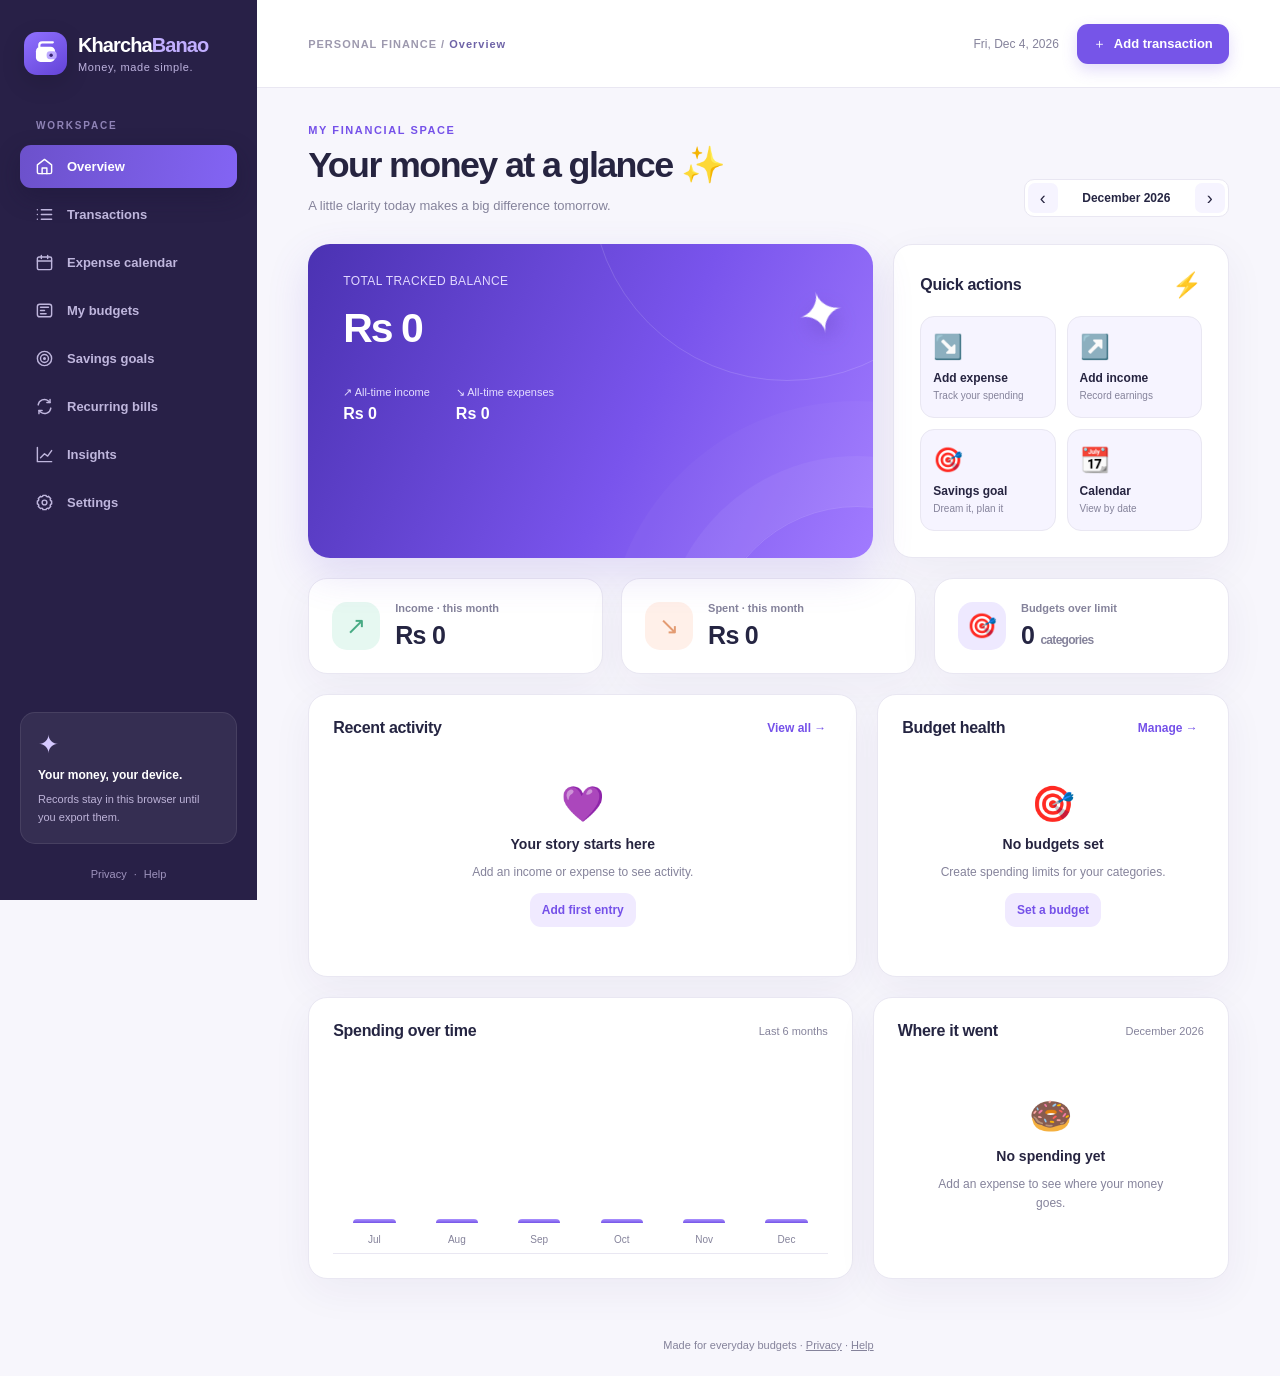
<file: index.html>
<!doctype html>
<html lang="en">
<head>
  <meta charset="utf-8">
  <meta name="viewport" content="width=device-width,initial-scale=1,viewport-fit=cover">
  <meta name="google-site-verification" content="fVDG4dKY6tePy2urKp7XbGik-8uozEc5EFlgIJW2laI" />
  <meta name="theme-color" content="#33226c">
  <meta name="description" content="KharchaBanao — a private personal expense tracker, budget planner and savings goal dashboard.">
  <title>KharchaBanao | Money, made simple</title>
  <link rel="manifest" href="manifest.webmanifest">
  <link rel="icon" type="image/svg+xml" href="assets/logo.svg">
  <link rel="apple-touch-icon" href="assets/icon-192.png">
  <link rel="stylesheet" href="assets/styles.css">
</head>
<body>
  <div class="app-shell" id="app-shell">
    <aside class="sidebar" id="sidebar" aria-label="Main navigation">
      <a class="brand" href="#home" data-nav="home" aria-label="KharchaBanao home">
        <span class="brand-mark" aria-hidden="true"><svg viewBox="0 0 48 48"><rect x="7" y="12" width="34" height="27" rx="8" fill="#fff"/><rect x="26" y="20" width="18" height="14" rx="6" fill="#bca9ff"/><circle cx="34" cy="27" r="3" fill="#392574"/><path d="M13 12V9a5 5 0 0 1 5-5h19" stroke="#fff" stroke-width="4" fill="none" stroke-linecap="round"/></svg></span>
        <span><strong>Kharcha<span>Banao</span></strong><small>Money, made simple.</small></span>
      </a>
      <div class="side-section-label">WORKSPACE</div>
      <nav class="side-links" id="side-links"></nav>
      <div class="sidebar-bottom">
        <div class="privacy-tile"><span class="privacy-pulse">✦</span><strong>Your money, your device.</strong><p>Records stay in this browser until you export them.</p></div>
        <div class="side-footer"><a href="privacy.html">Privacy</a><span>·</span><a href="help.html">Help</a></div>
      </div>
    </aside>
    <div class="main-column">
      <header class="topbar">
        <div class="topbar-left"><button class="menu-toggle icon-only" id="menu-toggle" aria-label="Open menu" title="Menu">☰</button><span class="bread">PERSONAL FINANCE / <strong id="breadcrumb">Overview</strong></span></div>
        <div class="topbar-actions"><span class="topbar-date" id="today-label"></span><button class="btn primary top-add" data-action="new-transaction"><span>＋</span> Add transaction</button></div>
      </header>
      <main class="content" id="view" tabindex="-1"></main>
      <footer class="page-footer">Made for everyday budgets · <a href="privacy.html">Privacy</a> · <a href="help.html">Help</a></footer>
    </div>
  </div>
  <nav class="mobile-nav" id="mobile-nav" aria-label="Mobile navigation"></nav>
  <div class="drawer-scrim" id="drawer-scrim" hidden></div>
  <div id="modal-root"></div>
  <div class="toast-zone" id="toast-zone" role="status" aria-live="polite"></div>
  <script type="module" src="assets/app.mjs"></script>
</body>
</html>
</file>
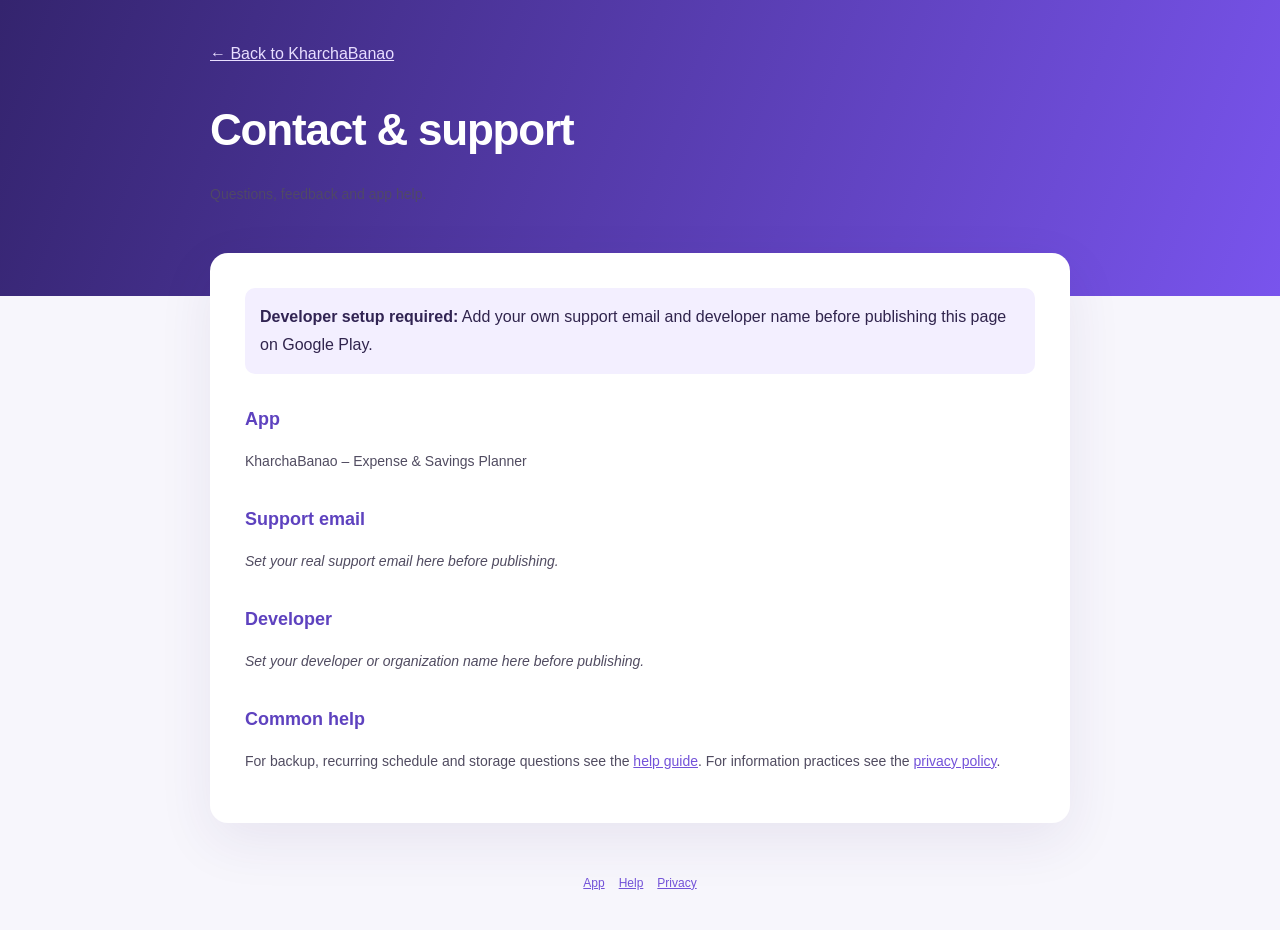
<file: contact.html>
<!doctype html><html lang="en"><head><meta charset="utf-8"><meta name="viewport" content="width=device-width,initial-scale=1"><title>Contact | KharchaBanao</title><link rel="stylesheet" href="assets/legal.css"></head><body><header><div class="wrap"><a href="index.html">← Back to KharchaBanao</a><h1>Contact & support</h1><p>Questions, feedback and app help.</p></div></header><main><div class="note"><strong>Developer setup required:</strong> Add your own support email and developer name before publishing this page on Google Play.</div><h2>App</h2><p>KharchaBanao – Expense & Savings Planner</p><h2>Support email</h2><p><em>Set your real support email here before publishing.</em></p><h2>Developer</h2><p><em>Set your developer or organization name here before publishing.</em></p><h2>Common help</h2><p>For backup, recurring schedule and storage questions see the <a href="help.html">help guide</a>. For information practices see the <a href="privacy.html">privacy policy</a>.</p></main><div class="foot"><a href="index.html">App</a><a href="help.html">Help</a><a href="privacy.html">Privacy</a></div></body></html>
</file>
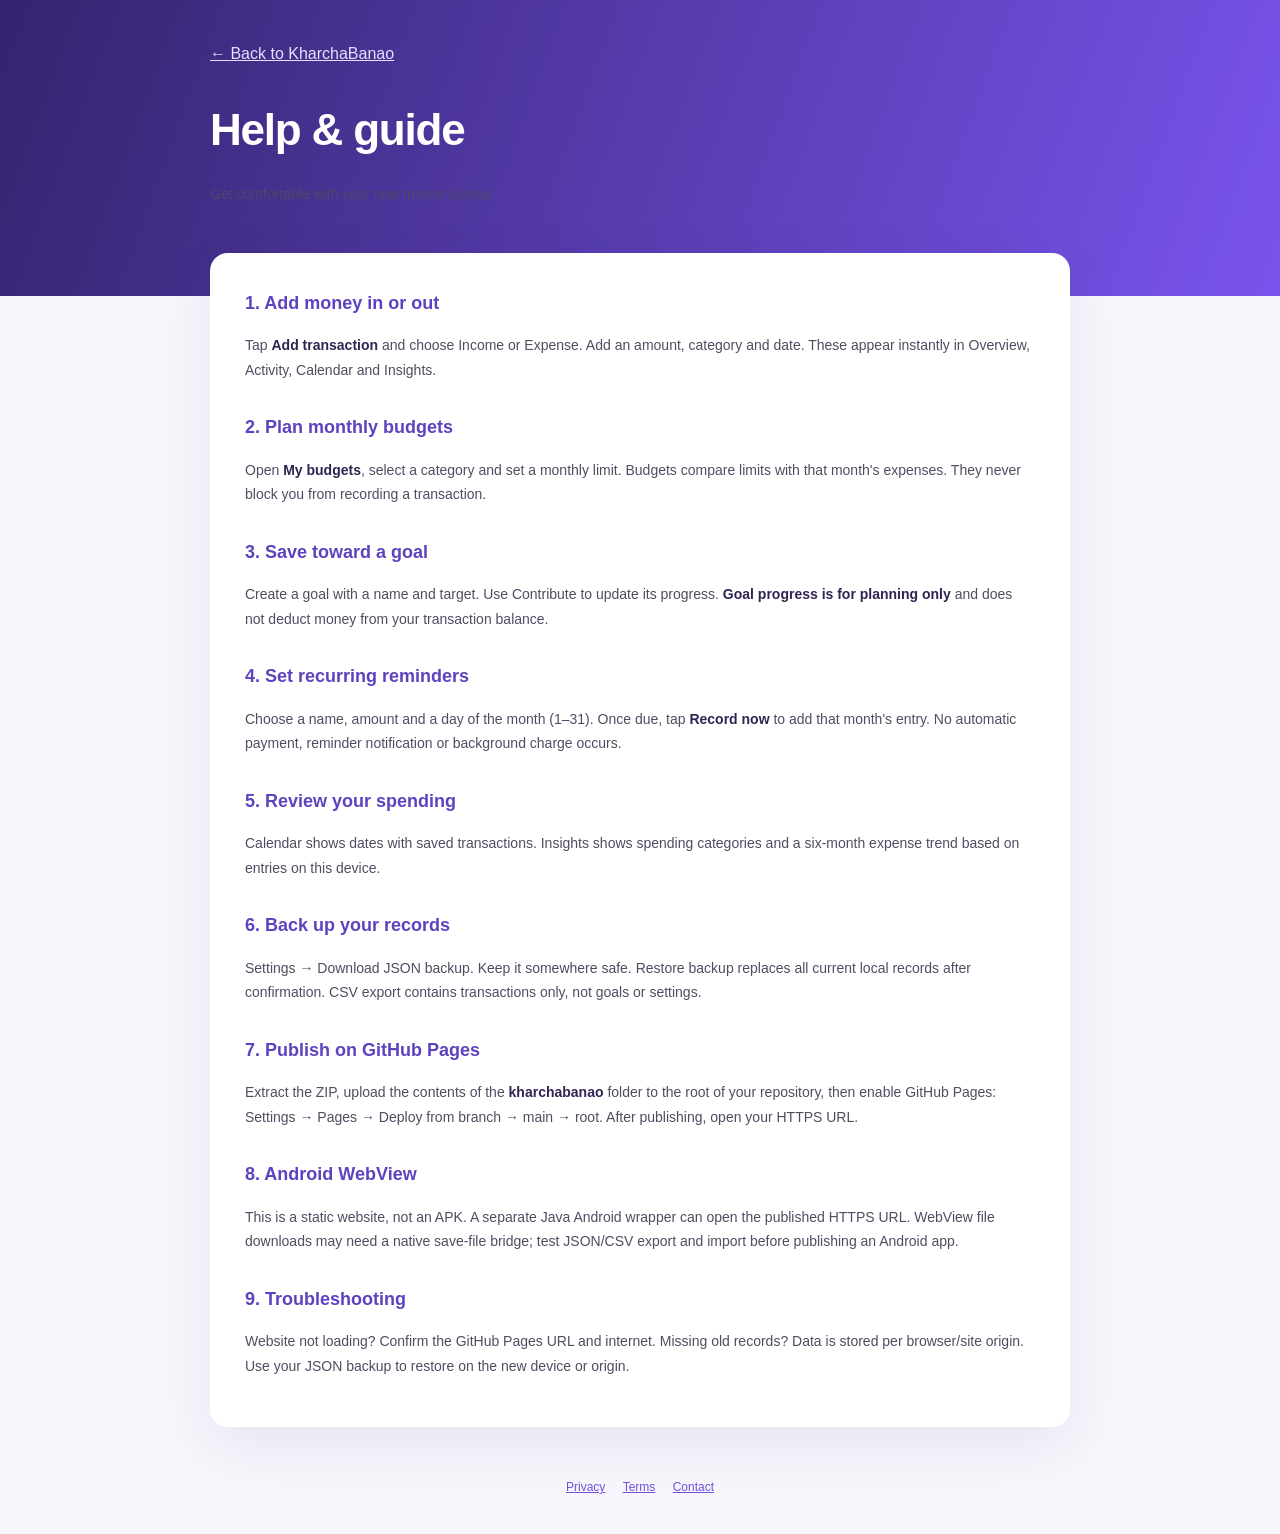
<file: help.html>
<!doctype html><html lang="en"><head><meta charset="utf-8"><meta name="viewport" content="width=device-width,initial-scale=1"><title>Help | KharchaBanao</title><link rel="stylesheet" href="assets/legal.css"></head><body><header><div class="wrap"><a href="index.html">← Back to KharchaBanao</a><h1>Help & guide</h1><p>Get comfortable with your new money journal.</p></div></header><main><h2>1. Add money in or out</h2><p>Tap <strong>Add transaction</strong> and choose Income or Expense. Add an amount, category and date. These appear instantly in Overview, Activity, Calendar and Insights.</p><h2>2. Plan monthly budgets</h2><p>Open <strong>My budgets</strong>, select a category and set a monthly limit. Budgets compare limits with that month's expenses. They never block you from recording a transaction.</p><h2>3. Save toward a goal</h2><p>Create a goal with a name and target. Use Contribute to update its progress. <strong>Goal progress is for planning only</strong> and does not deduct money from your transaction balance.</p><h2>4. Set recurring reminders</h2><p>Choose a name, amount and a day of the month (1–31). Once due, tap <strong>Record now</strong> to add that month's entry. No automatic payment, reminder notification or background charge occurs.</p><h2>5. Review your spending</h2><p>Calendar shows dates with saved transactions. Insights shows spending categories and a six-month expense trend based on entries on this device.</p><h2>6. Back up your records</h2><p>Settings → Download JSON backup. Keep it somewhere safe. Restore backup replaces all current local records after confirmation. CSV export contains transactions only, not goals or settings.</p><h2>7. Publish on GitHub Pages</h2><p>Extract the ZIP, upload the contents of the <strong>kharchabanao</strong> folder to the root of your repository, then enable GitHub Pages: Settings → Pages → Deploy from branch → main → root. After publishing, open your HTTPS URL.</p><h2>8. Android WebView</h2><p>This is a static website, not an APK. A separate Java Android wrapper can open the published HTTPS URL. WebView file downloads may need a native save-file bridge; test JSON/CSV export and import before publishing an Android app.</p><h2>9. Troubleshooting</h2><p>Website not loading? Confirm the GitHub Pages URL and internet. Missing old records? Data is stored per browser/site origin. Use your JSON backup to restore on the new device or origin.</p></main><div class="foot"><a href="privacy.html">Privacy</a> <a href="terms.html">Terms</a> <a href="contact.html">Contact</a></div></body></html>
</file>
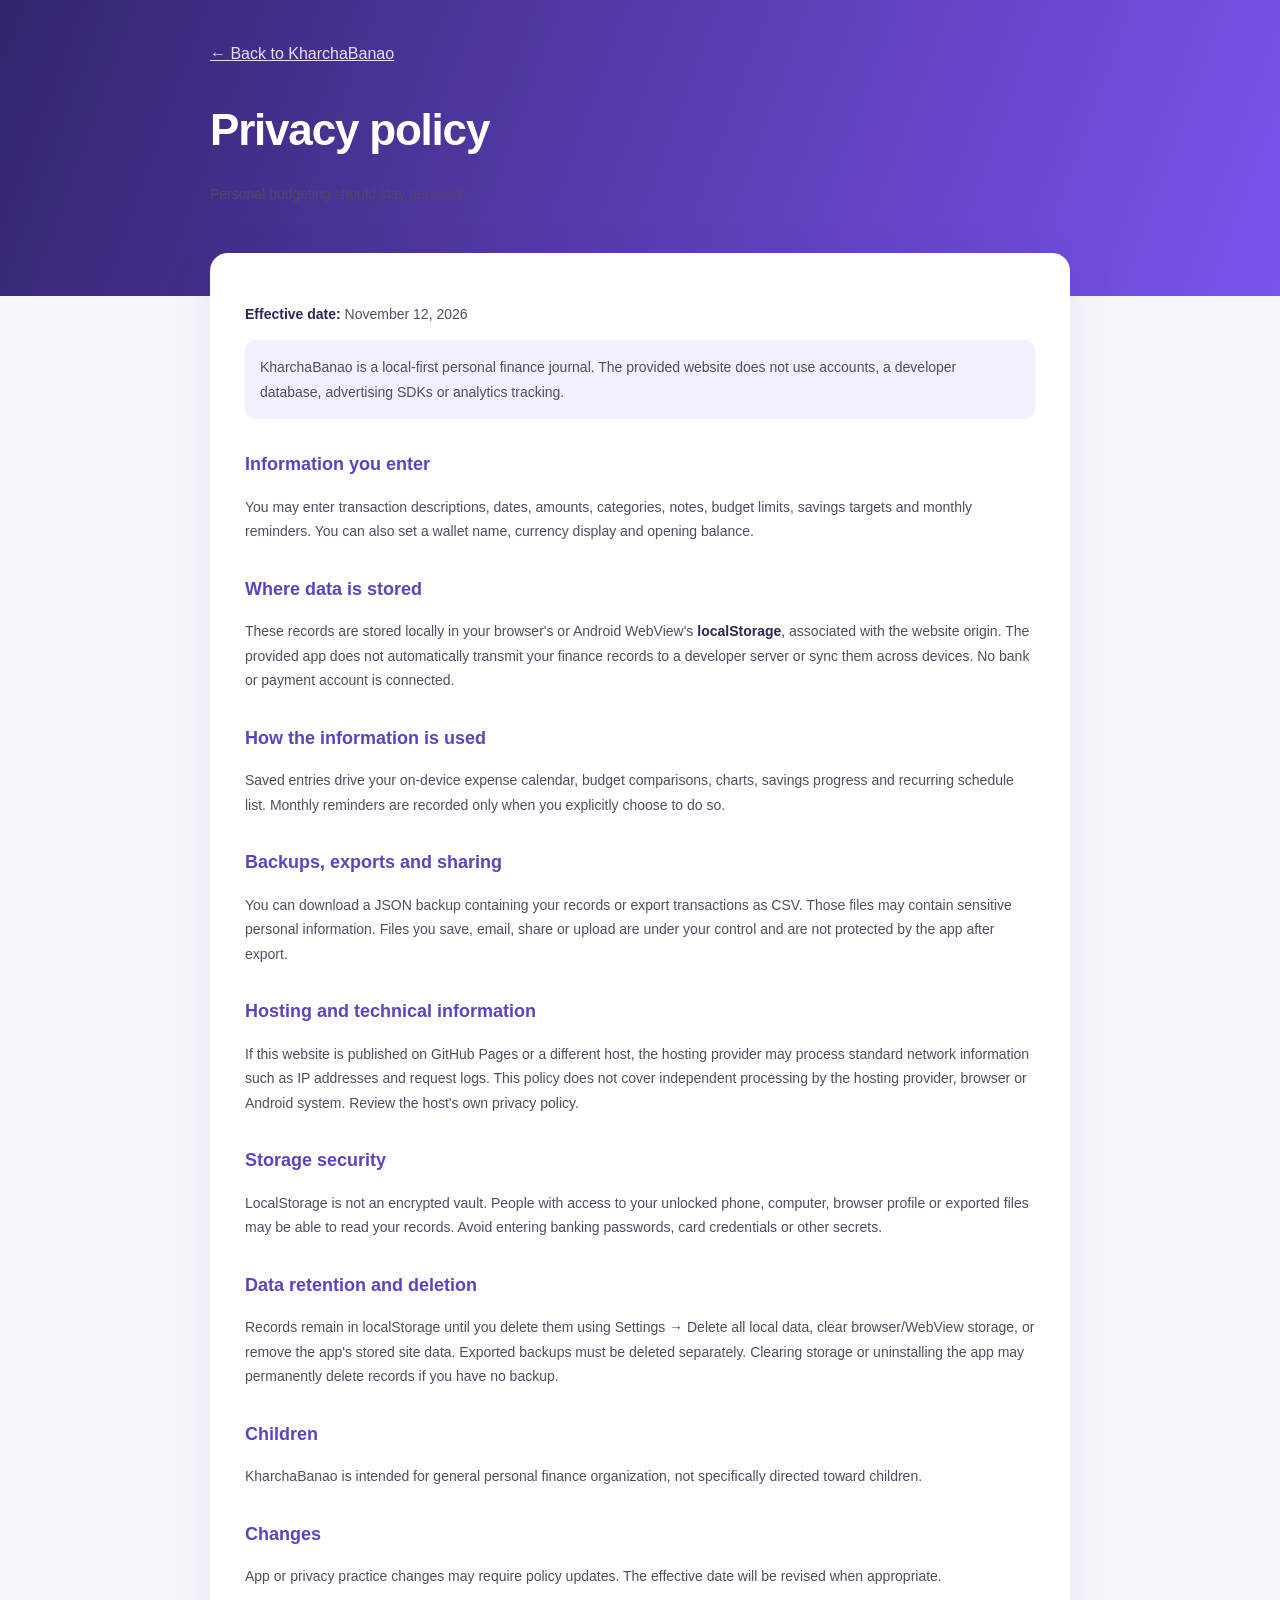
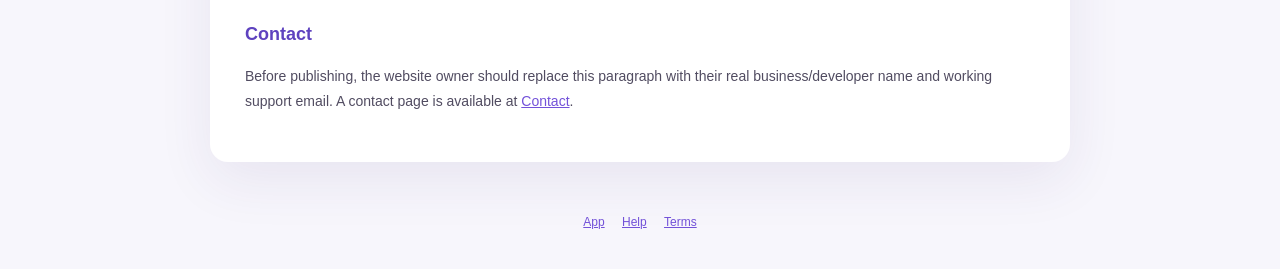
<file: privacy.html>
<!doctype html><html lang="en"><head><meta charset="utf-8"><meta name="viewport" content="width=device-width,initial-scale=1"><title>Privacy Policy | KharchaBanao</title><link rel="stylesheet" href="assets/legal.css"></head><body><header><div class="wrap"><a href="index.html">← Back to KharchaBanao</a><h1>Privacy policy</h1><p>Personal budgeting should stay personal.</p></div></header><main><p><strong>Effective date:</strong> November 12, 2026</p><p class="note">KharchaBanao is a local-first personal finance journal. The provided website does not use accounts, a developer database, advertising SDKs or analytics tracking.</p><h2>Information you enter</h2><p>You may enter transaction descriptions, dates, amounts, categories, notes, budget limits, savings targets and monthly reminders. You can also set a wallet name, currency display and opening balance.</p><h2>Where data is stored</h2><p>These records are stored locally in your browser's or Android WebView's <strong>localStorage</strong>, associated with the website origin. The provided app does not automatically transmit your finance records to a developer server or sync them across devices. No bank or payment account is connected.</p><h2>How the information is used</h2><p>Saved entries drive your on-device expense calendar, budget comparisons, charts, savings progress and recurring schedule list. Monthly reminders are recorded only when you explicitly choose to do so.</p><h2>Backups, exports and sharing</h2><p>You can download a JSON backup containing your records or export transactions as CSV. Those files may contain sensitive personal information. Files you save, email, share or upload are under your control and are not protected by the app after export.</p><h2>Hosting and technical information</h2><p>If this website is published on GitHub Pages or a different host, the hosting provider may process standard network information such as IP addresses and request logs. This policy does not cover independent processing by the hosting provider, browser or Android system. Review the host's own privacy policy.</p><h2>Storage security</h2><p>LocalStorage is not an encrypted vault. People with access to your unlocked phone, computer, browser profile or exported files may be able to read your records. Avoid entering banking passwords, card credentials or other secrets.</p><h2>Data retention and deletion</h2><p>Records remain in localStorage until you delete them using Settings → Delete all local data, clear browser/WebView storage, or remove the app's stored site data. Exported backups must be deleted separately. Clearing storage or uninstalling the app may permanently delete records if you have no backup.</p><h2>Children</h2><p>KharchaBanao is intended for general personal finance organization, not specifically directed toward children.</p><h2>Changes</h2><p>App or privacy practice changes may require policy updates. The effective date will be revised when appropriate.</p><h2>Contact</h2><p>Before publishing, the website owner should replace this paragraph with their real business/developer name and working support email. A contact page is available at <a href="contact.html">Contact</a>.</p></main><div class="foot"><a href="index.html">App</a> <a href="help.html">Help</a> <a href="terms.html">Terms</a></div></body></html>
</file>
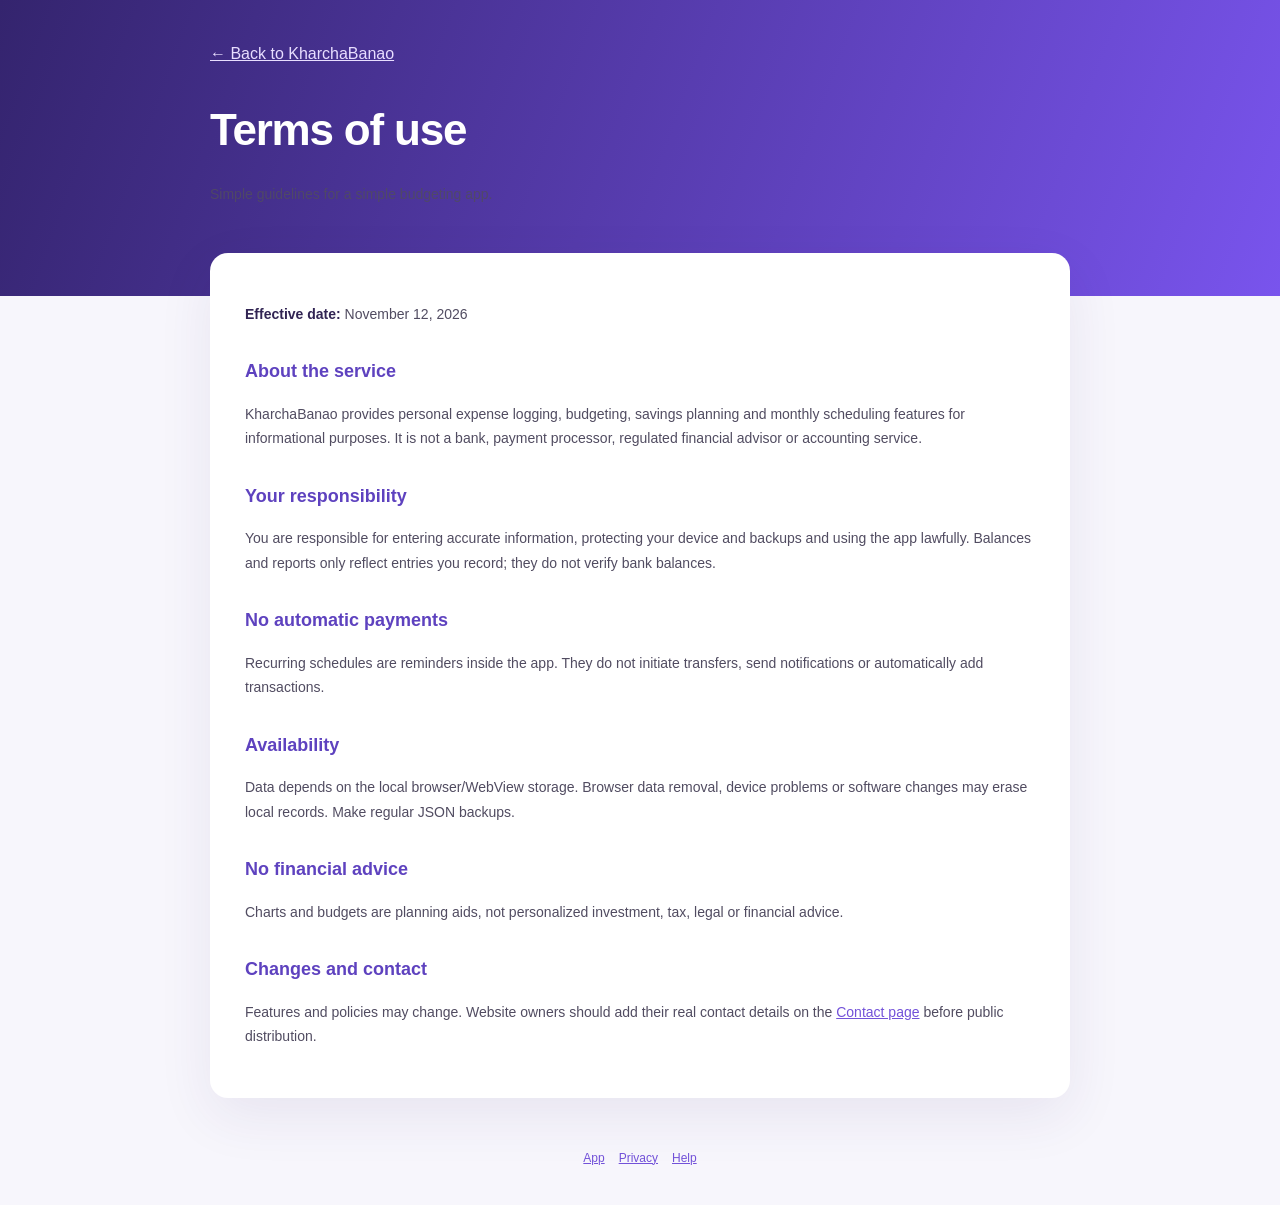
<file: terms.html>
<!doctype html><html lang="en"><head><meta charset="utf-8"><meta name="viewport" content="width=device-width,initial-scale=1"><title>Terms | KharchaBanao</title><link rel="stylesheet" href="assets/legal.css"></head><body><header><div class="wrap"><a href="index.html">← Back to KharchaBanao</a><h1>Terms of use</h1><p>Simple guidelines for a simple budgeting app.</p></div></header><main><p><strong>Effective date:</strong> November 12, 2026</p><h2>About the service</h2><p>KharchaBanao provides personal expense logging, budgeting, savings planning and monthly scheduling features for informational purposes. It is not a bank, payment processor, regulated financial advisor or accounting service.</p><h2>Your responsibility</h2><p>You are responsible for entering accurate information, protecting your device and backups and using the app lawfully. Balances and reports only reflect entries you record; they do not verify bank balances.</p><h2>No automatic payments</h2><p>Recurring schedules are reminders inside the app. They do not initiate transfers, send notifications or automatically add transactions.</p><h2>Availability</h2><p>Data depends on the local browser/WebView storage. Browser data removal, device problems or software changes may erase local records. Make regular JSON backups.</p><h2>No financial advice</h2><p>Charts and budgets are planning aids, not personalized investment, tax, legal or financial advice.</p><h2>Changes and contact</h2><p>Features and policies may change. Website owners should add their real contact details on the <a href="contact.html">Contact page</a> before public distribution.</p></main><div class="foot"><a href="index.html">App</a><a href="privacy.html">Privacy</a><a href="help.html">Help</a></div></body></html>
</file>
<file: assets/styles.css>
:root{font-family:Inter,ui-sans-serif,-apple-system,BlinkMacSystemFont,"Segoe UI",Arial,sans-serif;font-synthesis:none;color:#252542;background:#f7f6fc;--bg:#f7f6fc;--surface:#fff;--surface-2:#f6f4ff;--ink:#262440;--muted:#85839b;--border:#e9e7f2;--purple:#7551e9;--purple-dark:#4c329f;--purple-light:#f0eaff;--shadow:0 12px 42px rgba(50,37,105,.055)}*{box-sizing:border-box}body{margin:0;min-width:310px}body.dark{--bg:#131224;--surface:#201e35;--surface-2:#2a2743;--ink:#eeecfb;--muted:#a39dbb;--border:#37334e;--purple-light:#352b60;--shadow:none;background:var(--bg);color:var(--ink)}button,input,select,textarea{font:inherit}button{cursor:pointer}button:disabled{cursor:not-allowed;opacity:.5}a{color:inherit;text-decoration:none}button:focus-visible,a:focus-visible,input:focus-visible,select:focus-visible,textarea:focus-visible{outline:3px solid #bca8ff;outline-offset:2px}svg{display:block}h1,h2,h3,p{margin:0}.app-shell{display:flex;min-height:100dvh}.sidebar{width:257px;flex-shrink:0;background:#282047;color:#e9e2ff;position:fixed;inset:0 auto 0 0;display:flex;flex-direction:column;padding:32px 20px 20px;z-index:21;overflow-y:auto}.brand{display:flex;gap:11px;align-items:center;margin:0 4px 45px}.brand-mark{width:43px;height:43px;border-radius:13px;background:linear-gradient(145deg,#9071ff,#6343d7);padding:8px;box-shadow:0 8px 24px #0002}.brand strong{display:block;color:#fff;font-size:20px;letter-spacing:-.9px}.brand strong span{color:#c1aeff}.brand small{display:block;font-size:11px;letter-spacing:.6px;color:#bdb2de;margin-top:4px}.side-section-label{font-size:10px;font-weight:800;color:#8f83b6;letter-spacing:1.8px;padding:0 16px;margin-bottom:14px}.side-links{display:grid;gap:5px}.side-link{display:flex;align-items:center;gap:13px;padding:12px 15px;border-radius:11px;color:#bfb6dd;font-weight:650;font-size:13px;transition:background .15s,color .15s}.side-link svg{width:19px;height:19px}.side-link:hover{background:#ffffff14;color:white}.side-link.active{background:linear-gradient(100deg,#6c51cb,#8364f4);color:#fff;box-shadow:0 9px 24px #17113255}.sidebar-bottom{margin-top:auto;padding-top:26px}.privacy-tile{background:#ffffff10;border:1px solid #ffffff16;border-radius:15px;padding:17px}.privacy-tile .privacy-pulse{display:block;color:#d6caff;font-size:25px;margin-bottom:6px}.privacy-tile strong{font-size:12px;color:#fff}.privacy-tile p{color:#beb4d9;font-size:11px;line-height:1.65;margin-top:7px}.side-footer{display:flex;gap:7px;font-size:11px;color:#9e93bd;justify-content:center;margin-top:24px}.side-footer a:hover{text-decoration:underline}.main-column{margin-left:257px;width:calc(100% - 257px);min-width:0}.topbar{height:88px;background:var(--surface);border-bottom:1px solid var(--border);display:flex;align-items:center;justify-content:space-between;padding:0 clamp(22px,4vw,56px);gap:12px}.topbar-left,.topbar-actions{display:flex;align-items:center;gap:18px}.bread{font-size:11px;letter-spacing:1px;color:#9d99ae;font-weight:750}.bread strong{color:#6e63a7}.topbar-date{color:var(--muted);font-size:12px}.btn{border:0;border-radius:11px;padding:11px 16px;font-size:13px;font-weight:750;white-space:nowrap;display:inline-flex;align-items:center;justify-content:center;gap:8px;min-height:40px}.btn.primary{color:white;background:#7655e8;box-shadow:0 6px 15px #7253e835}.btn.primary:hover{background:#6544d5}.btn.secondary{color:var(--purple);background:var(--purple-light)}.btn.outline{color:var(--ink);border:1px solid var(--border);background:var(--surface)}.btn.danger{color:#ba4169;background:#fce9ef}.btn.small{padding:8px 12px;min-height:34px;font-size:12px}.btn.ghost{color:var(--muted);background:transparent}.btn.icon-only{padding:7px 10px}.icon-only{border:0;background:transparent;color:inherit}.menu-toggle{display:none}.content{max-width:1470px;margin:auto;padding:36px clamp(22px,4vw,56px) 60px}.page-footer{font-size:11px;color:var(--muted);text-align:center;padding:0 16px 25px}.page-footer a{text-decoration:underline}.heading-line{display:flex;align-items:flex-end;justify-content:space-between;gap:16px;margin-bottom:27px}.overline{color:var(--purple);font-size:11px;font-weight:850;text-transform:uppercase;letter-spacing:1.6px;margin-bottom:10px}.page-title{font-size:clamp(27px,2.8vw,36px);font-weight:850;letter-spacing:-1.6px;line-height:1.1;color:var(--ink)}.subtitle{margin-top:11px;font-size:13px;color:var(--muted);line-height:1.6}.heading-tools{display:flex;gap:9px;align-items:center;flex-wrap:wrap}.card{background:var(--surface);border:1px solid var(--border);border-radius:19px;box-shadow:var(--shadow)}.overview-grid{display:grid;grid-template-columns:minmax(0,1.6fr) minmax(300px,.95fr);gap:20px}.balance-card{min-height:244px;background:linear-gradient(115deg,#4b32b2 0%,#7954ec 58%,#a17bff 100%);color:white;border:0;position:relative;overflow:hidden;border-radius:22px;padding:30px 35px;box-shadow:0 16px 40px #7251d42b}.balance-card:before,.balance-card:after{content:"";position:absolute;border:1px solid #ffffff24;border-radius:50%;pointer-events:none}.balance-card:before{width:390px;height:390px;right:-110px;top:-255px}.balance-card:after{width:290px;height:290px;right:-130px;bottom:-240px;box-shadow:0 0 0 50px #ffffff0d,0 0 0 105px #ffffff07}.balance-card .card-kicker{position:relative;z-index:1;font-size:12px;color:#e2d9ff;letter-spacing:.4px}.balance-card .big-balance{font-size:clamp(31px,3.2vw,47px);font-weight:850;letter-spacing:-2px;margin-top:17px;position:relative;z-index:1;word-break:break-word}.balance-bottom{display:flex;gap:26px;margin-top:34px;position:relative;z-index:1;flex-wrap:wrap}.balance-bottom .mini-label{font-size:11px;color:#e5dfff}.balance-bottom strong{display:block;font-size:16px;margin-top:6px}.balance-art{position:absolute;right:28px;top:36px;font-size:57px;filter:drop-shadow(0 10px 10px #51349b55);transform:rotate(-14deg)}.quick-card{padding:26px;display:flex;flex-direction:column;justify-content:space-between}.quick-title{display:flex;align-items:center;justify-content:space-between;gap:10px;margin-bottom:17px}.quick-title h3,.section-header h3{font-size:16px;letter-spacing:-.3px}.quick-title span{font-size:24px}.quick-actions{display:grid;grid-template-columns:1fr 1fr;gap:11px}.quick-action{padding:16px 12px;border:1px solid var(--border);background:var(--surface-2);border-radius:14px;text-align:left;color:var(--ink)}.quick-action .glyph{font-size:24px;display:block;margin-bottom:10px}.quick-action strong{font-size:12px;display:block}.quick-action small{font-size:10px;color:var(--muted);display:block;margin-top:5px}.stats-grid{display:grid;grid-template-columns:repeat(3,minmax(0,1fr));gap:18px;margin:20px 0}.stat-card{padding:23px;display:flex;align-items:center;gap:15px}.stat-icon,.cat-icon{width:48px;height:48px;border-radius:15px;display:grid;place-items:center;flex:0 0 auto;font-size:24px}.stat-icon.lavender{background:#eee9ff;color:#8c67e8}.stat-icon.peach{background:#fff0e9;color:#e39b72}.stat-icon.mint{background:#e6f8f1;color:#48ab84}.stat-label{font-size:11px;color:var(--muted);font-weight:650;margin-bottom:7px}.stat-value{font-size:clamp(18px,2vw,25px);font-weight:850;letter-spacing:-.7px;overflow-wrap:anywhere}.two-column{display:grid;grid-template-columns:minmax(0,1.25fr) minmax(310px,.8fr);gap:20px;margin-top:20px}.panel{padding:24px;min-width:0}.section-header{display:flex;justify-content:space-between;align-items:center;gap:12px;margin-bottom:22px}.section-header a,.text-link{color:var(--purple);font-weight:760;font-size:12px;cursor:pointer;background:none;border:0}.section-header small{color:var(--muted);font-size:11px}.empty{min-height:184px;display:flex;flex-direction:column;align-items:center;justify-content:center;text-align:center;gap:11px;padding:25px;color:var(--muted)}.empty .emoji{font-size:35px}.empty strong{color:var(--ink);font-size:14px}.empty span{font-size:12px;line-height:1.6;max-width:320px}.record-list{display:grid;gap:2px}.record{display:flex;align-items:center;gap:12px;padding:14px 0;border-bottom:1px solid var(--border)}.record:last-child{border-bottom:0}.record .details{min-width:0;flex:1}.record .details strong{display:block;font-size:13px;overflow:hidden;text-overflow:ellipsis;white-space:nowrap}.record .details small{display:block;font-size:11px;color:var(--muted);margin-top:4px}.record .amount{font-size:13px;font-weight:820;white-space:nowrap}.positive{color:#2aa97b}.negative{color:#df6f82}.record .row-actions{display:flex;gap:2px}.record .row-actions button{background:none;border:none;color:#9b96ac;padding:5px;font-size:14px}.record .row-actions button:hover{color:var(--purple)}.pill{border-radius:100px;display:inline-block;padding:5px 10px;font-size:10px;font-weight:800;background:var(--purple-light);color:var(--purple)}.muted{color:var(--muted)}.progress{height:9px;border-radius:20px;background:var(--surface-2);overflow:hidden}.progress > i{display:block;height:100%;border-radius:20px;background:linear-gradient(90deg,#8765ef,#b59bfa)}.progress > i.warning{background:linear-gradient(90deg,#f6ae82,#f27c92)}.progress > i.good{background:linear-gradient(90deg,#3ac6a7,#66d8b5)}.budget-row{margin-bottom:19px}.budget-row:last-child{margin-bottom:0}.budget-row-head{display:flex;justify-content:space-between;align-items:center;margin-bottom:10px;font-size:12px}.budget-row-head strong{font-weight:750}.budget-row-head small{font-size:11px;color:var(--muted)}.split{display:flex;gap:10px;align-items:center}.category-dot{width:9px;height:9px;border-radius:50%;flex:0 0 auto}.charts-grid{display:grid;grid-template-columns:minmax(0,1.3fr) minmax(300px,.85fr);gap:20px;margin-top:20px}.bar-chart{height:192px;display:flex;gap:12px;align-items:end;justify-content:space-around;border-bottom:1px solid var(--border);padding:12px 6px 0}.chart-col{height:100%;flex:1;max-width:65px;display:flex;flex-direction:column;align-items:center;justify-content:end;gap:11px}.chart-col .bar-area{flex:1;width:100%;display:flex;justify-content:center;align-items:end}.chart-col .bar{width:min(65%,46px);border-radius:8px 8px 0 0;background:linear-gradient(#aa92ff,#7554e7);min-height:3px}.chart-col small{font-size:10px;color:var(--muted);padding-bottom:8px}.donut-wrap{display:flex;align-items:center;gap:20px;justify-content:space-between}.donut{width:145px;height:145px;flex:0 0 145px;border-radius:50%;background:conic-gradient(#eae5f7 0deg 360deg);display:grid;place-items:center}.donut-center{width:98px;height:98px;border-radius:50%;background:var(--surface);display:flex;flex-direction:column;justify-content:center;align-items:center}.donut-center small{font-size:10px;color:var(--muted)}.donut-center strong{font-size:14px;margin-top:5px}.legend{display:grid;gap:11px;flex:1;min-width:0}.legend-row{display:flex;align-items:center;gap:9px;font-size:11px}.legend-row .value{margin-left:auto;font-weight:800;color:var(--ink)}.row-filter{display:flex;align-items:center;flex-wrap:wrap;gap:10px;margin-bottom:18px}.input,.select,textarea{background:var(--surface);border:1px solid var(--border);color:var(--ink);border-radius:10px;padding:12px 13px;min-height:42px;width:100%;font-size:13px}.input::placeholder,textarea::placeholder{color:#a7a2b5}.row-filter .input{max-width:240px}.row-filter .select{width:auto;min-width:120px}.filter-spacer{margin-left:auto}.table-card{overflow:hidden}.table-scroller{overflow-x:auto}.data-table{border-collapse:collapse;width:100%;min-width:620px}.data-table th{text-align:left;text-transform:uppercase;letter-spacing:.8px;color:var(--muted);font-size:10px;padding:17px 20px;background:var(--surface-2)}.data-table td{border-top:1px solid var(--border);padding:15px 20px;font-size:12px}.data-table th:last-child,.data-table td:last-child{text-align:right}.data-table td .actions{white-space:nowrap}.data-table td .actions button{border:0;background:none;color:var(--purple);font-size:12px;margin-left:7px;cursor:pointer}.section-empty{padding:25px}.calendar-layout{display:grid;grid-template-columns:minmax(0,1.35fr) minmax(290px,.8fr);gap:20px}.calendar-month{padding:24px}.cal-head{display:flex;align-items:center;justify-content:space-between;margin-bottom:19px}.cal-head h3{font-size:18px}.cal-weekdays,.cal-grid{display:grid;grid-template-columns:repeat(7,minmax(0,1fr));gap:6px}.cal-weekdays div{text-align:center;font-size:10px;font-weight:800;color:var(--muted);padding:13px 2px}.cal-cell{min-height:92px;background:var(--surface-2);border:1px solid transparent;border-radius:11px;padding:10px 8px;text-align:left;position:relative;color:var(--ink);font-size:12px;font-weight:760}.cal-cell.other{opacity:.3;cursor:default}.cal-cell.selected{border-color:#9b7dff;box-shadow:0 0 0 1px #9b7dff}.cal-cell.today{background:#eee9ff;color:#5838ad}.cal-dot-list{display:flex;gap:3px;margin-top:12px;flex-wrap:wrap}.cal-dot-list i{width:6px;height:6px;border-radius:50%;background:#ec8b94}.cal-dot-list i.income{background:#42b990}.cal-total{font-size:10px;color:var(--muted);margin-top:7px;font-weight:700}.cal-side{padding:24px;align-self:start}.calendar-summary{margin-bottom:20px;display:grid;gap:13px}.calendar-summary .line{display:flex;justify-content:space-between;font-size:13px}.calendar-summary .line span{color:var(--muted)}.budget-cards,.goals-grid,.recurring-grid{display:grid;grid-template-columns:repeat(3,minmax(0,1fr));gap:18px}.budget-box,.goal-box,.recurring-box{padding:22px;display:flex;flex-direction:column;gap:17px}.budget-box .top,.goal-box .top{display:flex;justify-content:space-between;align-items:center;gap:10px}.budget-box .top h3,.goal-box .top h3{font-size:15px}.budget-box .figure{font-size:23px;font-weight:850;letter-spacing:-.7px}.budget-box .meta{display:flex;justify-content:space-between;gap:10px;color:var(--muted);font-size:11px}.goal-box .goal-icon{font-size:32px}.goal-box .figure{font-size:20px;font-weight:850}.goal-box .actions{display:flex;gap:8px;margin-top:auto;flex-wrap:wrap}.goal-box .actions .btn{flex:1}.recurring-box .tag-line{display:flex;gap:8px;justify-content:space-between;align-items:start}.recurring-box .figure{font-size:20px;font-weight:830}.recurring-box .meta{font-size:12px;color:var(--muted)}.recurring-box .actions{display:flex;gap:8px;margin-top:auto}.recurring-box .actions .btn{flex:1}.info-note{background:var(--purple-light);border:1px solid #d9cbff5c;color:var(--ink);padding:15px 18px;border-radius:12px;font-size:12px;line-height:1.7;margin:0 0 24px}.report-grid{display:grid;grid-template-columns:repeat(3,minmax(0,1fr));gap:18px;margin-bottom:20px}.report-card{padding:25px}.report-card small{font-size:11px;color:var(--muted)}.report-card strong{font-size:25px;display:block;margin-top:10px}.category-report{display:grid;gap:15px}.category-report .line{display:grid;grid-template-columns:125px 1fr 96px;align-items:center;gap:13px;font-size:12px}.category-report .line strong{text-align:right}.settings-grid{display:grid;grid-template-columns:minmax(0,1fr) minmax(300px,1fr);gap:20px}.settings-panel{padding:25px}.settings-panel h3{margin-bottom:9px;font-size:17px}.settings-panel > p{margin-bottom:22px;font-size:12px;color:var(--muted);line-height:1.65}.field{display:grid;gap:7px;min-width:0}.field label{font-weight:700;font-size:12px;color:var(--ink)}.field .hint{font-size:11px;color:var(--muted)}.form-grid{display:grid;grid-template-columns:1fr 1fr;gap:15px}.form-grid .span-2{grid-column:span 2}.settings-panel .field{margin:15px 0}.settings-panel .btn{margin-top:7px}.export-buttons{display:flex;gap:8px;flex-wrap:wrap}.credits{font-size:11px;color:var(--muted);margin-top:15px;line-height:1.7}.modal-overlay{position:fixed;inset:0;background:#16102aab;display:flex;align-items:center;justify-content:center;padding:18px;z-index:60}.modal{background:var(--surface);border-radius:20px;box-shadow:0 35px 100px #0005;width:min(100%,550px);max-height:calc(100dvh - 32px);overflow-y:auto;padding:26px}.modal-head{display:flex;justify-content:space-between;align-items:center;margin-bottom:10px}.modal-head h2{font-size:23px;letter-spacing:-.7px}.modal-head button{border:0;background:var(--surface-2);color:var(--ink);width:34px;height:34px;border-radius:9px;font-size:20px}.modal-sub{font-size:12px;color:var(--muted);line-height:1.6;margin-bottom:24px}.form-actions{display:flex;gap:9px;justify-content:flex-end;margin-top:25px}.toggle-group{display:flex;gap:8px;background:var(--surface-2);padding:4px;border-radius:11px}.toggle-group button{flex:1;border:0;background:transparent;color:var(--muted);border-radius:8px;padding:10px;font-size:12px;font-weight:800}.toggle-group button.selected{background:var(--surface);box-shadow:0 3px 10px #0001;color:var(--purple)}.warning-text{font-size:11px;color:#c46a75;line-height:1.55;margin-top:6px}.toast-zone{position:fixed;right:25px;bottom:25px;z-index:100;display:grid;gap:8px;pointer-events:none}.toast{background:#282047;color:white;padding:14px 20px;border-radius:11px;font-weight:650;font-size:12px;box-shadow:0 15px 50px #0004;max-width:350px}.mobile-nav{display:none}.drawer-scrim{position:fixed;inset:0;background:#0007;z-index:19}.tips-list{display:grid;gap:12px}.tip{display:flex;gap:13px;align-items:start;font-size:13px}.tip b{font-size:14px}.tip span{font-size:12px;color:var(--muted);display:block;margin-top:5px;line-height:1.6}.month-switch{display:flex;gap:7px;align-items:center;background:var(--surface);border:1px solid var(--border);border-radius:10px;padding:3px}.month-switch strong{font-size:12px;min-width:123px;text-align:center}.month-switch button{border:0;background:var(--surface-2);color:var(--ink);width:30px;height:30px;border-radius:7px;font-size:18px}.mobile-only{display:none}
@media(max-width:1200px){.overview-grid,.two-column,.charts-grid{grid-template-columns:1fr 1fr}.budget-cards,.goals-grid,.recurring-grid{grid-template-columns:repeat(2,minmax(0,1fr))}.stat-card{padding:16px}.stat-icon{width:42px;height:42px}.donut{width:115px;height:115px;flex-basis:115px}.donut-center{width:78px;height:78px}}
@media(max-width:950px){.sidebar{width:220px;padding-left:13px;padding-right:13px}.main-column{margin-left:220px;width:calc(100% - 220px)}.content{padding:27px 24px 55px}.topbar{padding:0 24px;height:74px}.topbar-date{display:none}.overview-grid,.two-column,.charts-grid,.calendar-layout{grid-template-columns:1fr}.stats-grid{gap:10px}.stat-card{gap:9px}.stat-value{font-size:19px}.balance-card{min-height:220px}.report-grid{grid-template-columns:repeat(3,1fr)}.donut{width:140px;height:140px;flex-basis:140px}.donut-center{width:95px;height:95px}}
@media(max-width:700px){.sidebar{transform:translateX(-100%);width:min(280px,85vw);transition:transform .2s}.sidebar.open{transform:translateX(0)}.main-column{margin-left:0;width:100%}.topbar{height:68px;padding:0 17px}.menu-toggle{display:block;font-size:21px;padding:5px 8px}.bread{font-size:10px}.top-add{padding:10px 12px;font-size:11px;min-height:35px}.top-add span{font-size:16px}.content{padding:25px 16px 93px}.page-title{font-size:29px}.heading-line{align-items:start}.heading-tools{gap:6px}.overview-grid,.two-column,.charts-grid,.settings-grid,.calendar-layout{grid-template-columns:1fr}.stats-grid,.report-grid{grid-template-columns:1fr 1fr}.stats-grid .stat-card:last-child,.report-grid .report-card:last-child{grid-column:span 2}.stats-grid .stat-card:last-child{justify-content:center}.budget-cards,.goals-grid,.recurring-grid{grid-template-columns:1fr}.balance-card{padding:26px}.balance-art{font-size:40px;right:18px}.balance-bottom{gap:20px}.quick-card{min-height:205px}.panel{padding:21px}.calendar-month,.cal-side{padding:15px}.cal-weekdays,.cal-grid{gap:3px}.cal-cell{min-height:64px;padding:7px 4px;border-radius:7px;font-size:11px}.cal-dot-list{margin-top:6px}.cal-total{font-size:8px}.cal-dot-list i{width:5px;height:5px}.mobile-nav{display:flex;position:fixed;bottom:0;left:0;right:0;background:var(--surface);border-top:1px solid var(--border);padding:8px 5px calc(8px + env(safe-area-inset-bottom));z-index:17;justify-content:space-around;box-shadow:0 -10px 25px #1a103414}.mobile-nav a{display:flex;flex-direction:column;align-items:center;gap:4px;flex:1;font-size:10px;font-weight:700;color:var(--muted);padding:7px 2px;border-radius:9px}.mobile-nav a svg{width:20px;height:20px}.mobile-nav a.active{color:var(--purple);background:var(--purple-light)}.page-footer{display:none}.toast-zone{bottom:95px;left:15px;right:15px}.toast{max-width:none}.row-filter .input{max-width:100%}.row-filter .select{flex:1;min-width:110px}.filter-spacer{display:none}.donut-wrap{justify-content:start}.form-grid{grid-template-columns:1fr}.form-grid .span-2{grid-column:span 1}.modal{padding:22px 18px}.category-report .line{grid-template-columns:90px 1fr 75px;gap:7px;font-size:11px}.mobile-only{display:block}}
@media(max-width:390px){.content{padding-left:12px;padding-right:12px}.balance-card{padding:22px}.balance-bottom{gap:13px}.balance-bottom strong{font-size:14px}.donut{width:105px;height:105px;flex-basis:105px}.donut-center{width:75px;height:75px}.top-add{font-size:10px}}
</file>
<file: assets/legal.css>
:root{font-family:Inter,ui-sans-serif,-apple-system,BlinkMacSystemFont,"Segoe UI",Arial,sans-serif;color:#30244d;background:#f7f6fc}*{box-sizing:border-box}body{margin:0;line-height:1.75}header{background:linear-gradient(110deg,#34246e,#7954ed);color:#fff;padding:40px 18px 75px}header .wrap{max-width:860px;margin:auto}header a{color:#e8deff}header h1{font-size:clamp(30px,5vw,44px);margin:23px 0 7px;letter-spacing:-1.2px}header p{opacity:.86}main{max-width:860px;margin:-43px auto 50px;background:#fff;padding:35px;border-radius:18px;box-shadow:0 18px 55px #39246b15;position:relative}h2{font-size:18px;color:#5e42bf;margin:30px 0 10px}h2:first-child{margin-top:0}p,li{font-size:14px;color:#514c61}li{margin-bottom:7px}a{color:#7352d9}strong{color:#312453}.note{background:#f3efff;padding:15px;border-radius:10px}.foot{max-width:860px;margin:0 auto 36px;text-align:center;font-size:12px;color:#9992aa}.foot a{margin:0 7px}@media(max-width:650px){main{margin:-45px 12px 28px;padding:22px}header{padding-bottom:75px}}
</file>
